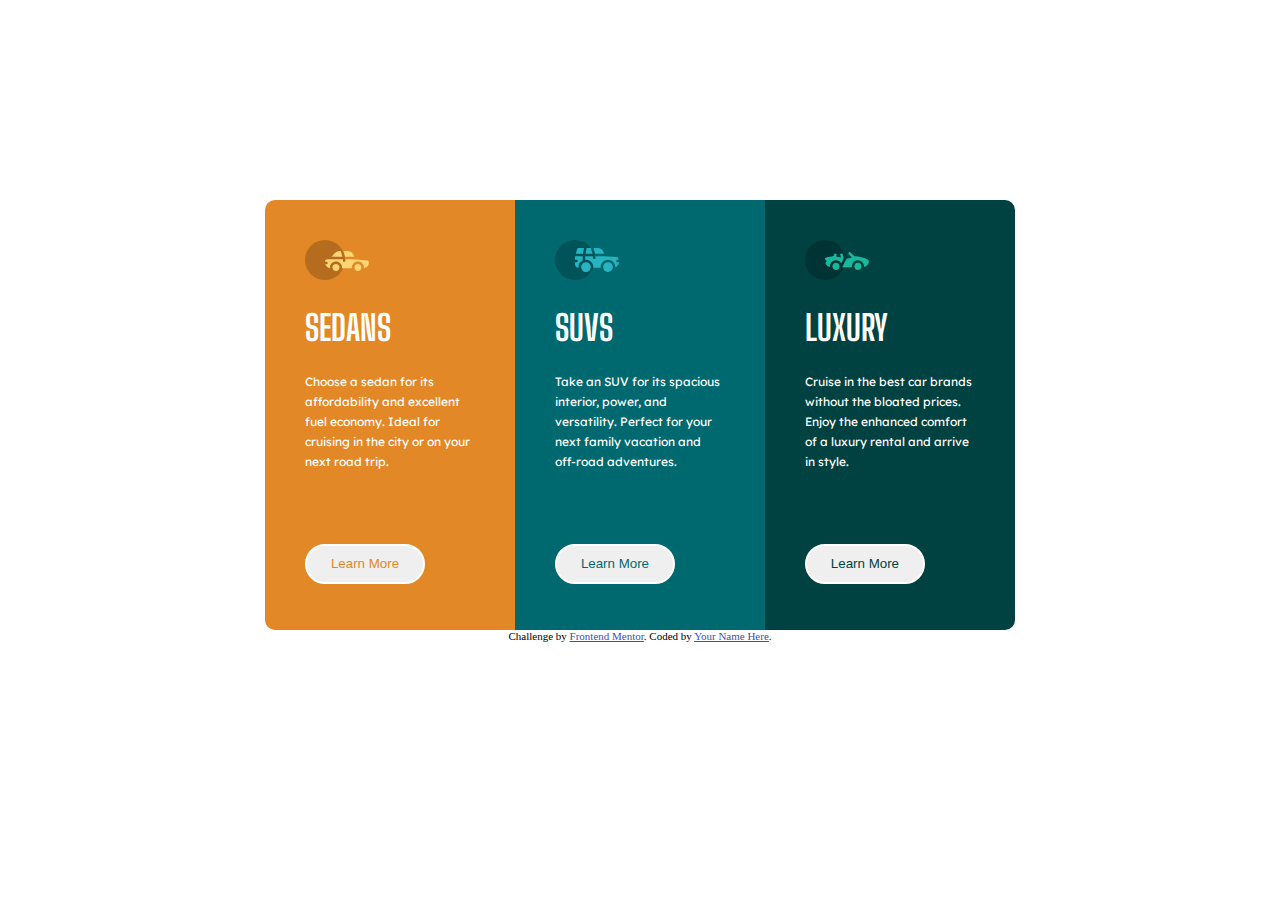
<file: 3-column-preview-card-component-main/index.html>
<!DOCTYPE html>
<html lang="en">
<head>
  <meta charset="UTF-8">
  <meta name="viewport" content="width=device-width, initial-scale=1.0"> <!-- displays site properly based on user's device -->

  <link rel="icon" type="image/png" sizes="32x32" href="./images/favicon-32x32.png">
  
  <title>Frontend Mentor | 3-column preview card component</title>
  <link rel="stylesheet" href="style.css">
  <link rel="preconnect" href="https://fonts.googleapis.com">
  <link rel="preconnect" href="https://fonts.gstatic.com" crossorigin>
  <link href="https://fonts.googleapis.com/css2?family=Karla:wght@400;700&family=Lexend+Deca&family=Outfit:wght@300;400;600&family=Prompt:ital@1&display=swap" rel="stylesheet">
  <link rel="preconnect" href="https://fonts.googleapis.com">
  <link rel="preconnect" href="https://fonts.gstatic.com" crossorigin>
  <link href="https://fonts.googleapis.com/css2?family=Big+Shoulders+Display:wght@700&family=Karla:wght@400;700&family=Lexend+Deca&family=Outfit:wght@300;400;600&family=Prompt:ital@1&display=swap" rel="stylesheet">
  <!-- Feel free to remove these styles or customise in your own stylesheet 👍 -->
  <style>
    .attribution { font-size: 11px; text-align: center; }
    .attribution a { color: hsl(228, 45%, 44%); }
  </style>
</head>
<body>
  <section id="container">
    <div class="boxes">
      <svg width="64" height="40" xmlns="http://www.w3.org/2000/svg">
        <g fill="none" fill-rule="evenodd">
        <circle fill="#000" opacity=".201" cx="20" cy="20" r="20"/>
        <path d="M52.936 24.11c1.942 0 3.517 1.542 3.517 3.445 0 1.903-1.575 3.445-3.517 3.445s-3.516-1.542-3.516-3.445c0-1.903 1.574-3.445 3.516-3.445zm-21.957 0c1.942 0 3.517 1.542 3.517 3.445 0 1.903-1.575 3.445-3.517 3.445s-3.516-1.542-3.516-3.445c0-1.903 1.574-3.445 3.516-3.445zm6.948-4.848v1.429c0 .716.61 1.293 1.348 1.259a1.295 1.295 0 001.225-1.295v-1.393h8.256l13.483 1.313c.956.093 1.676.881 1.676 1.814 0 2.89-2.126 5.303-4.926 5.819.397-3.557-2.458-6.62-6.053-6.62-3.646 0-6.504 3.14-6.039 6.723h-9.879c.466-3.588-2.397-6.722-6.039-6.722-3.595 0-6.45 3.062-6.052 6.62-2.14-.398-3.916-1.912-4.61-3.931h1.142c.731 0 1.32-.598 1.285-1.322-.033-.678-.629-1.2-1.322-1.2H20v-.251c0-1.274 1.066-2.243 2.306-2.243h15.62zM42.59 11c2.645 0 4.99 1.556 5.972 3.963l.726 1.779H40.17L38.413 11h4.178zm-6.865 0l1.758 5.741H26.505l3.357-3.654A6.502 6.502 0 0134.644 11h1.082z" fill="#FFD473" fill-rule="nonzero"/>
      </g>
    </svg>
    <h1>Sedans</h1>
    <p>Choose a sedan for its affordability and excellent fuel economy. Ideal for cruising in the city 
      or on your next road trip.
    </p>
    <button id="btnFirst">Learn More</button>
    </div>
    <div class="boxes">
      <svg width="64" height="40" xmlns="http://www.w3.org/2000/svg">
        <g fill="none" fill-rule="evenodd">
          <circle fill="#000" opacity=".201" cx="20" cy="20" r="20"/>
          <path d="M31.002 22.358c2.917 0 5.18 2.593 4.762 5.506a4.828 4.828 0 01-2.962 3.778 4.797 4.797 0 01-5.3-1.165c-1.188-1.26-1.235-2.613-1.263-2.613-.42-2.924 1.857-5.506 4.763-5.506zm22 0c3.457 0 5.798 3.567 4.41 6.744A4.816 4.816 0 0152.3 31.94a4.826 4.826 0 01-4.06-4.077c-.42-2.915 1.846-5.506 4.762-5.506zm-15.04-6.083v1.462a1.29 1.29 0 001.352 1.29c.693-.033 1.227-.631 1.227-1.326v-1.426h8.3l13.056.716a1.29 1.29 0 011.164.917c.27.895.446 1.477.563 1.87h-1.047c-.694 0-1.291.534-1.324 1.228a1.29 1.29 0 001.288 1.352h1.445c-.164 2.225-1.57 4.193-3.6 5.05.13-4.212-3.255-7.63-7.384-7.63-4.317 0-7.762 3.718-7.358 8.086h-7.285c.43-4.655-3.503-8.531-8.131-8.046v-3.543h7.734zm-10.312 0v4.308a7.4 7.4 0 00-4.006 7.274 3.874 3.874 0 01-3.642-3.864v-1.635h1.46a1.29 1.29 0 000-2.58h-1.461v-3.213l.003-.29h7.646zm14.986-8.196c2.65 0 5 1.592 5.984 4.055l.63 1.579a5.525 5.525 0 01-.065-.004l-.026-.002-.034-.002-.022-.002a4.178 4.178 0 00-.224-.006l-.098-.001h-.039l-.136-.001h-.052l-.326-.001H40.211L38.528 8.08zm-13.632 0l-1.122 5.616h-7.144l1.47-4.71a1.29 1.29 0 011.231-.906h5.565zm6.832 0l1.683 5.615h-7.007l1.121-5.615h4.203z" fill="#26B5C0" fill-rule="nonzero"/>
       </g>
      </svg>
      <h1>SUVs</h1>
      <p>Take an SUV for its spacious interior, power, and versatility. Perfect for your next family vacation 
        and off-road adventures.
      </p>
      <button id="btnSecond">Learn More</button>
    </div>
    <div class="boxes">
      <svg width="64" height="40" xmlns="http://www.w3.org/2000/svg">
        <g fill="none" fill-rule="evenodd">
        <circle fill="#000" opacity=".201" cx="20" cy="20" r="20"/>
        <path d="M30.98 22.835c1.941 0 3.516 1.604 3.516 3.583 0 1.978-1.575 3.582-3.517 3.582s-3.516-1.604-3.516-3.582c0-1.979 1.574-3.583 3.516-3.583zm21.956 0c1.942 0 3.517 1.604 3.517 3.583 0 1.978-1.575 3.582-3.517 3.582s-3.516-1.604-3.516-3.582c0-1.979 1.574-3.583 3.516-3.583zm-9.143-10.45a1.27 1.27 0 011.819 0l3.715 3.784c4.444-.115 9.7 1.142 13.964 3.753.387.237.624.664.624 1.124 0 3.006-2.126 5.514-4.926 6.05.397-3.698-2.458-6.882-6.053-6.882-3.646 0-6.504 3.264-6.039 6.99h-9.669c.76-1.544.993-2.026 1.337-2.711l.082-.162c.421-.835 1.056-2.07 2.883-5.65 1.68-.023 3.47-.408 5.247-1.403l-2.984-3.04a1.328 1.328 0 010-1.854zm-7.68 1.064c.683-.2 1.395.202 1.592.898l.749 2.652a3.46 3.46 0 01-.247 2.51l-1.733 3.395-.216.424c-1.07-1.89-3.06-3.114-5.279-3.114-3.595 0-6.45 3.184-6.052 6.885-1.832-.347-3.414-1.537-4.278-3.276a1.331 1.331 0 01.117-1.376l.955-1.303-1.325-1.295c-.751-.735-.376-2.024.64-2.231l6.614-1.346.13-.026c.092-.019.145-.03.157-.031.314-.146 1.07-.591 1.07-1.506 0-.734.592-1.327 1.316-1.31.712.016 1.268.662 1.256 1.388a4.11 4.11 0 01-.348 1.611 22.69 22.69 0 014.7 1.146l-.7-2.473a1.314 1.314 0 01.882-1.622z" fill="#19B89D" fill-rule="nonzero"/>
        </g>
      </svg>
      <h1>Luxury</h1>
      <p>Cruise in the best car brands without the bloated prices. Enjoy the enhanced comfort of a luxury 
        rental and arrive in style.
      </p>
      <button id="btnThird">Learn More</button>
    </div>
    
  </section>
  
  
 
  
  <div class="attribution">
    Challenge by <a href="https://www.frontendmentor.io?ref=challenge" target="_blank">Frontend Mentor</a>. 
    Coded by <a href="#">Your Name Here</a>.
  </div>
</body>
</html>
</file>
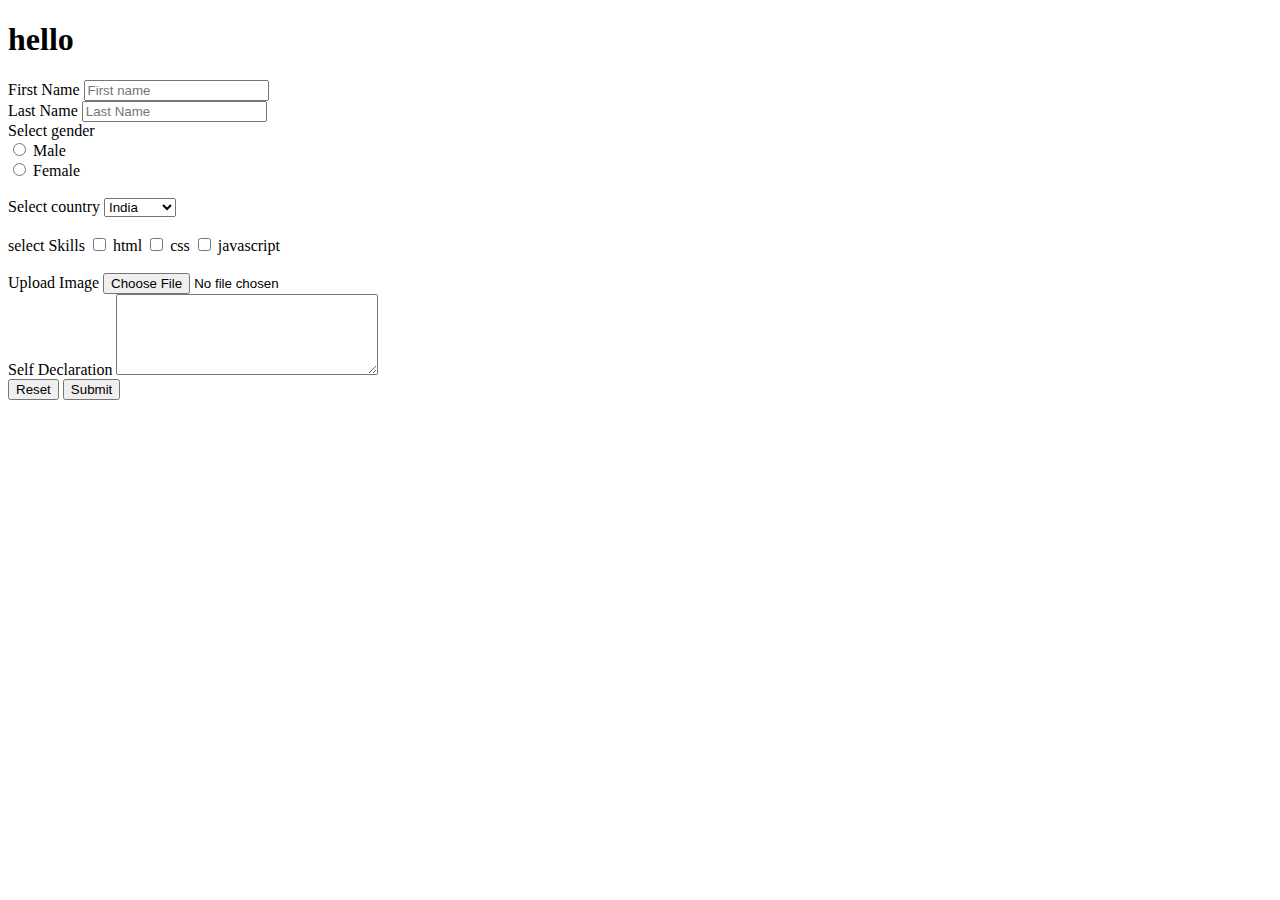
<file: assign1/index.html>
<!DOCTYPE html>
<html lang="en">
<head>
    <meta charset="UTF-8">
    <meta http-equiv="X-UA-Compatible" content="IE=edge">
    <meta name="viewport" content="width=device-width, initial-scale=1.0">
    <title>Document</title>
</head>
<body>
    <h1>hello</h1>
    <form id="personalInfo" action="result.html" method="GET" >
       
        <lable for="firstName">First Name</lable>
        <input type="text" placeholder="First name" id="firstName" name="firstName"/>
        <br>
        <label for="lastName">Last Name</label>
        <input type="text" id="lastName" placeholder="Last Name" name="LastName"/>

        <br>
        <div>
        <lable>Select gender</lable><br>
        <input type="radio" id="male" name="gender" value="male"/>
        <label for="male">Male</label><br>

        <input type="radio" id="female" name="gender" value="female"/>
        <label for="female">Female</label>
       </div>
        
       <br>
        <div>
        <lable>Select country</lable>
         <select name="country" id="country">
            <option value="India">India</option>
            <option value="pakistan" label="pakistan"></option>
            <option value="nepal" label="nepal"></option>
         </select>
         </div>

         <br>
         <div>
         <lable>select Skills</lable>
         <input type="checkbox" id="html" name="skills" value="html"/>
         <lable for="html">html</lable>
         <input type="checkbox" id="css"/ name="skills" value="css">
         <lable for="css">css</lable>
         <input type="checkbox" id="javascript" name="skills" value="javascript"/>
         <lable for="javascript">javascript</lable>
        </div>

        <br>
        <label>Upload Image</label>
        <input type="file" id="image" name="image"/>

        <br>
        <lable for="declaration">Self Declaration</lable>
        <textarea id="declaration" name="selfDeclaration" rows="5" cols="30"></textarea>

        <br>
        <div>
            <input type="reset">
            <input type="submit">
        </div>
        
        
    </form>
</body>
</html>
</file>
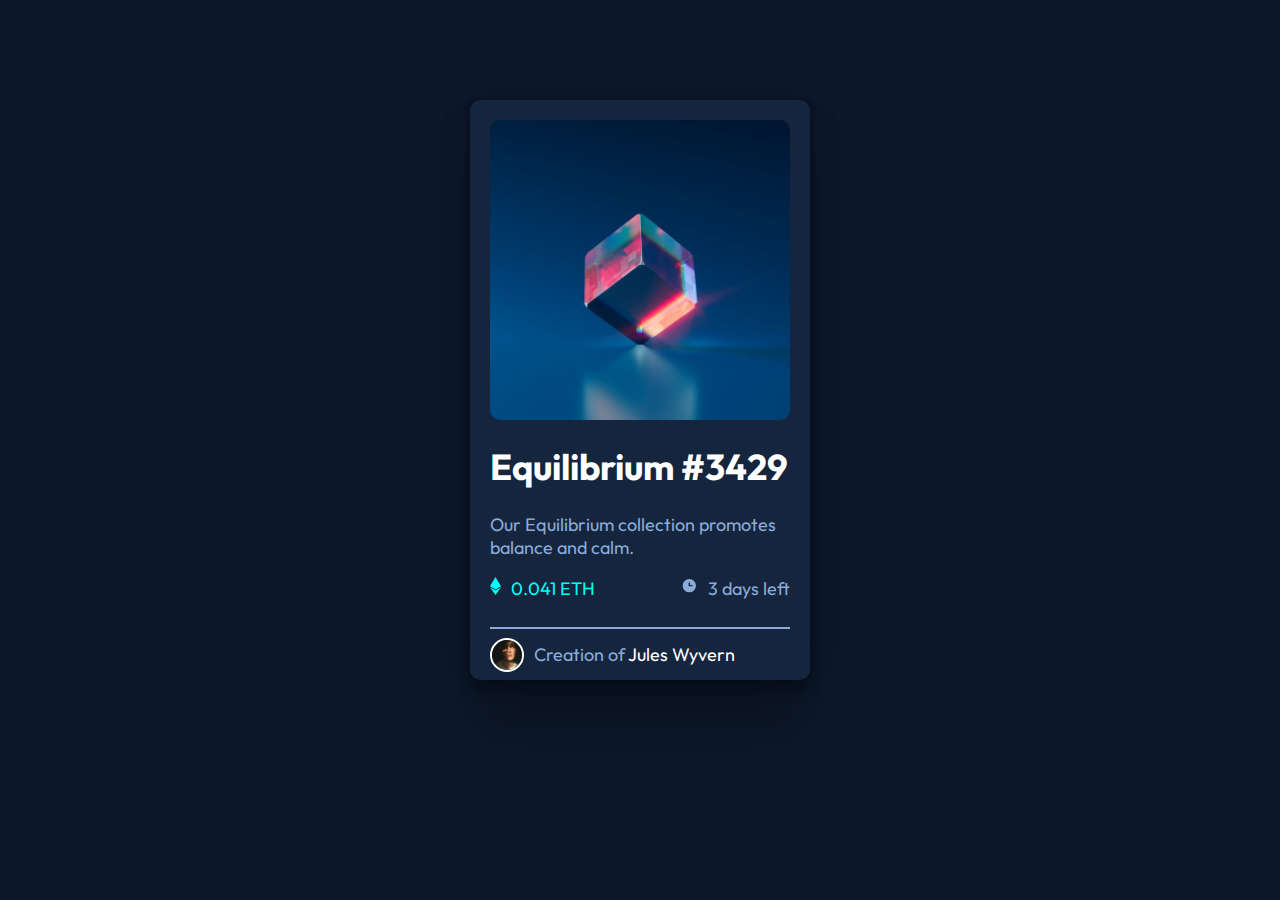
<file: nft-preview-card-component-main/index.html>
<!DOCTYPE html>
<html lang="en">
<head>
  <meta charset="UTF-8">
  <meta name="viewport" content="width=device-width, initial-scale=1.0"> <!-- displays site properly based on user's device -->

  <link rel="icon" type="image/png" sizes="32x32" href="./images/favicon-32x32.png">
  
  <title>Frontend Mentor | NFT preview card component</title>
  <link rel="preconnect" href="https://fonts.googleapis.com">
  <link rel="preconnect" href="https://fonts.gstatic.com" crossorigin>
  <link href="https://fonts.googleapis.com/css2?family=Outfit:wght@300;400;600&family=Prompt:ital@1&display=swap" rel="stylesheet">
<link rel="stylesheet" href="style.css"/>
  <!-- Feel free to remove these styles or customise in your own stylesheet 👍 -->
  <style>
    .attribution { font-size: 11px; text-align: center; }
    .attribution a { color: hsl(228, 45%, 44%); }
  </style>
</head>
<body>

  <section id="container">
    <a href="#">
      <svg id="eye" width="48" height="48" xmlns="http://www.w3.org/2000/svg">
        <g fill="none" fill-rule="evenodd">
          <path d="M0 0h48v48H0z"/>
          <path d="M24 9C14 9 5.46 15.22 2 24c3.46 8.78 12 15 22 15 10.01 0 18.54-6.22 22-15-3.46-8.78-11.99-15-22-15Zm0 25c-5.52 0-10-4.48-10-10s4.48-10 10-10 10 4.48 10 10-4.48 10-10 10Zm0-16c-3.31 0-6 2.69-6 6s2.69 6 6 6 6-2.69 6-6-2.69-6-6-6Z" fill="#FFF" fill-rule="nonzero"/>
        </g>
      </svg>
      <img src="./images/image-equilibrium.jpg" height="300px" style="border-radius: 10px;"/>
    </a>
    <a href="#"><h1>Equilibrium #3429</h1></a>
  
    <p>Our Equilibrium collection promotes balance and calm.</p>
  
    <div id="crypto">
      <div>
        <svg width="11" height="18" xmlns="http://www.w3.org/2000/svg"><path d="M11 10.216 5.5 18 0 10.216l5.5 3.263 5.5-3.262ZM5.5 0l5.496 9.169L5.5 12.43 0 9.17 5.5 0Z" fill="#00FFF8"/></svg>
        <p>0.041 ETH</p>
      </div>
      
      <div>
        <svg width="17" height="17" xmlns="http://www.w3.org/2000/svg"><path d="M8.305 2.007a6.667 6.667 0 1 0 0 13.334 6.667 6.667 0 0 0 0-13.334Zm2.667 7.334H8.305a.667.667 0 0 1-.667-.667V6.007a.667.667 0 0 1 1.334 0v2h2a.667.667 0 0 1 0 1.334Z" fill="#8BACD9"/></svg>
        <p> 3 days left</p>
      </div>
      
    </div>

    <hr>
    <div id="cardFooter">
      <img src="./images/image-avatar.png"/ height="30px">
      <p>  
       <span>Creation of</span>  <span>Jules Wyvern</span>
      </p>
    </div>
  
  </section>

  <!-- <div class="attribution">
    Challenge by <a href="https://www.frontendmentor.io?ref=challenge" target="_blank">Frontend Mentor</a>. 
    Coded by <a href="#">Your Name Here</a>.
  </div> -->
</body>
</html>
</file>
<file: 3-column-preview-card-component-main/style.css>
@import url('https://fonts.googleapis.com/css2?family=Karla:wght@400;700&family=Lexend+Deca&family=Outfit:wght@300;400;600&family=Prompt:ital@1&display=swap');
@import url('https://fonts.googleapis.com/css2?family=Big+Shoulders+Display:wght@700&family=Karla:wght@400;700&family=Lexend+Deca&family=Outfit:wght@300;400;600&family=Prompt:ital@1&display=swap');
#container{
    display: grid;
    grid-template-columns: repeat(3,33.33%);
    grid-template-rows: 430px;
    /* border:  1px solid black; */
    width:750px;
    margin: auto;
    margin-top: 200px;
    color: white;
    border-radius: 5px;
    font-family: 'Lexend Deca', sans-serif;
    font-size: 15px;
}
h1{
    font-family: 'Big Shoulders Display', cursive;
    text-transform: uppercase;
    font-size: 35px;
}
p{
    font-size: 12px;
    line-height: 20px;
}
.boxes{
    /* border: 1px solid black; */
    padding: 40px;
    /* border-radius: 5px; */
}
.boxes:first-child{
   background-color: hsl(31, 77%, 52%);
   border-radius: 10px 0px 0px 10px;
}
.boxes:nth-child(2){
   background-color:  hsl(184, 100%, 22%);
}
.boxes:last-child{
   background-color: hsl(179, 100%, 13%);
   border-radius: 0px 10px 10px 0px;
}
button{
    margin-top: 60px;
    height: 40px;
    width: 120px;
    border-radius: 20px;
    border: 2px solid white;
    cursor: pointer;
}
#btnFirst{
    color:hsl(31, 77%, 52%) ;
}
#btnSecond{
   color:hsl(184, 100%, 22%);
}
#btnThird{
   color: hsl(179, 100%, 13%);
}
#btnFirst:active{
  background-color:hsl(31, 77%, 52%)  ;
  color: white;
}
#btnSecond:active{
    background-color:hsl(184, 100%, 22%) ;
    color: white;
}
#btnThird:active{
    background-color: hsl(179, 100%, 13%);
    color: white;
}
@media only screen and (max-width: 375px) {
    #container{
        width: 250px;
        display: grid;
        grid-template-columns: repeat(1,95%);
        grid-template-rows: repeat(3,400px);
        margin: auto;
    }
    .boxes:first-child{
        border-radius: 10px 10px 0px 0px;
    }
    .boxes:last-child{
        border-radius: 0px 0px 10px 10px;
    }
    button{
        margin-top: 20px;
    }
}
</file>
<file: nft-preview-card-component-main/style.css>
@import url('https://fonts.googleapis.com/css2?family=Outfit:wght@300;400;600&family=Prompt:ital@1&display=swap');
body{
    background-color:  hsl(217, 54%, 11%);
    font-size: 18px;
    font-family: 'Outfit', sans-serif;
}

#container{
    height: 540px;
    width: 300px;
    margin: auto;
    margin-top: 100px;
    background-color:  hsl(216, 50%, 16%);
    border-radius: 10px;
    padding: 20px;
    box-shadow: rgba(0, 0, 0, 0.25) 0px 54px 55px, rgba(0, 0, 0, 0.12) 0px -12px 30px, rgba(0, 0, 0, 0.12) 0px 4px 6px, rgba(0, 0, 0, 0.17) 0px 12px 13px, rgba(0, 0, 0, 0.09) 0px -3px 5px; 
}

#container>a:first-child{
    display: block;
    height: 300px;
    border-radius: 10px;
   position: relative;
}
#eye{
   position: absolute;
   bottom: 40%;
   left: 40%;
}

#eye~img{
    position: absolute;
    cursor: pointer;
}
#eye~img:active{
    opacity: 0.5;
}
#container>a:first-child:active{
    display: block;
}
#container>a{
    text-decoration: none;
    color: white;
}
#container>a:active{
    color: hsl(178, 100%, 50%);
    background-color: hsl(178, 100%, 50%);
}

#container>h1{
  color: white;
  cursor: pointer;
}

#container>p{
    color:hsl(215, 51%, 70%) ;
}

#crypto{
    display: flex;
    justify-content: space-between;
}

#crypto>div{
    display: flex;
}
#crypto>div>p{
    margin-left: 10px;
    margin-top: 0px;
}
#crypto>div:first-child>p{
    color:hsl(178, 100%, 50%) ;
}
#crypto>div:last-child>p{
    color:hsl(215, 51%, 70%);
}

hr{
    border:1px solid hsl(215, 51%, 70%);
    background-color:hsl(215, 51%, 70%) ;
}
#cardFooter{
    display: flex;
}
#cardFooter>img{
    border: 2px solid white;
    border-radius: 50%;
}
#cardFooter>p{
    margin-left: 10px;
    margin-top: 5px;
}
#cardFooter>p>span:first-child{
   color: hsl(215, 51%, 70%)
}
#cardFooter>p>span:last-child{
    color: white;
    cursor: pointer;
}
#cardFooter>p>span:last-child:active{
    color:hsl(178, 100%, 50%);
}
</file>
